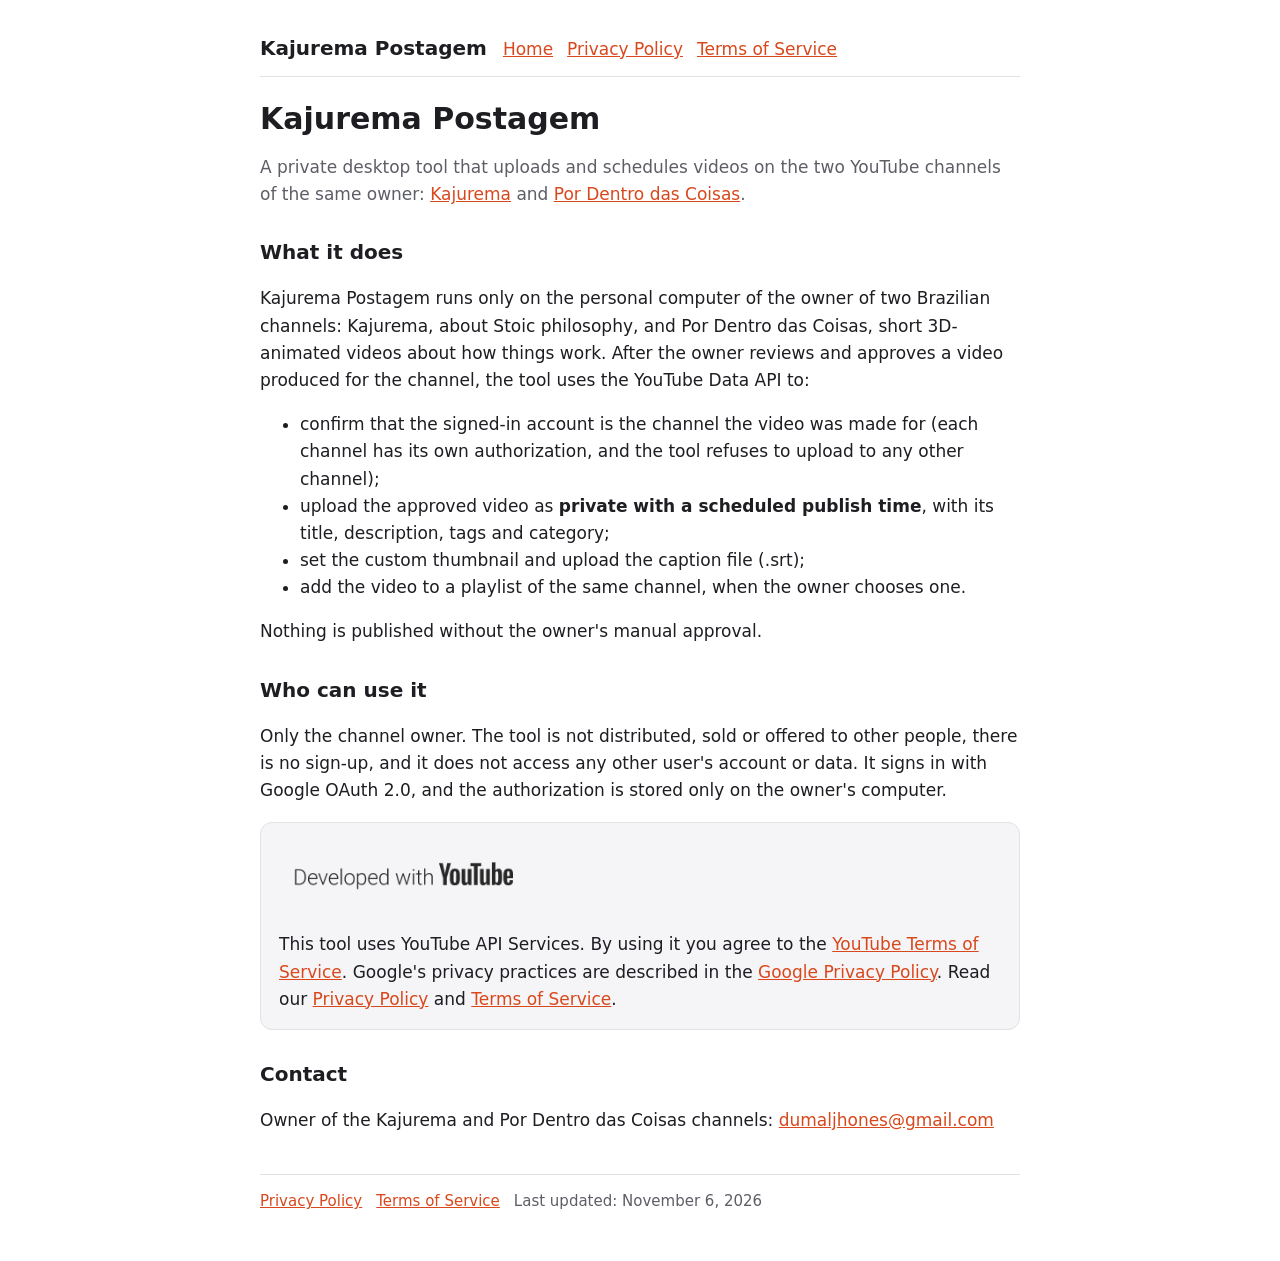
<file: index.html>
<!doctype html>
<html lang="en"><head><meta charset="utf-8"><meta name="viewport" content="width=device-width,initial-scale=1">
<title>Kajurema Postagem</title><meta name="description" content="Private desktop tool that uploads and schedules videos on the owner's YouTube channels Kajurema and Por Dentro das Coisas.">
<link rel="stylesheet" href="estilo.css"></head><body><main>
<header><a class="marca" href="./">Kajurema Postagem</a><nav><a href="./">Home</a><a href="privacy.html">Privacy Policy</a><a href="terms.html">Terms of Service</a></nav></header>

<h1>Kajurema Postagem</h1>
<p class="sub">A private desktop tool that uploads and schedules videos on the two YouTube channels of the same owner: <a href="https://www.youtube.com/@kajurema">Kajurema</a> and <a href="https://www.youtube.com/@pordentrodascoisasDDD">Por Dentro das Coisas</a>.</p>

<h2>What it does</h2>
<p>Kajurema Postagem runs only on the personal computer of the owner of two Brazilian channels: Kajurema, about Stoic philosophy, and Por Dentro das Coisas, short 3D-animated videos about how things work. After the owner reviews and approves a video produced for the channel, the tool uses the YouTube Data API to:</p>
<ul>
<li>confirm that the signed-in account is the channel the video was made for (each channel has its own authorization, and the tool refuses to upload to any other channel);</li>
<li>upload the approved video as <b>private with a scheduled publish time</b>, with its title, description, tags and category;</li>
<li>set the custom thumbnail and upload the caption file (.srt);</li>
<li>add the video to a playlist of the same channel, when the owner chooses one.</li>
</ul>
<p>Nothing is published without the owner's manual approval.</p>

<h2>Who can use it</h2>
<p>Only the channel owner. The tool is not distributed, sold or offered to other people, there is no sign-up, and it does not access any other user's account or data. It signs in with Google OAuth 2.0, and the authorization is stored only on the owner's computer.</p>

<div class="box"><a class="yt" href="https://www.youtube.com/@kajurema" title="Kajurema on YouTube"><picture><source srcset="developed-with-youtube-light.png" media="(prefers-color-scheme: dark)"><img src="developed-with-youtube-dark.png" alt="Developed with YouTube" width="168" height="60"></picture></a><p>This tool uses YouTube API Services. By using it you agree to the <a href="https://www.youtube.com/t/terms">YouTube Terms of Service</a>. Google's privacy practices are described in the <a href="https://policies.google.com/privacy">Google Privacy Policy</a>. Read our <a href="privacy.html">Privacy Policy</a> and <a href="terms.html">Terms of Service</a>.</p></div>

<h2>Contact</h2>
<p>Owner of the Kajurema and Por Dentro das Coisas channels: <a href="mailto:dumaljhones@gmail.com">dumaljhones@gmail.com</a></p>

<footer><a href="privacy.html">Privacy Policy</a><a href="terms.html">Terms of Service</a><span>Last updated: November 6, 2026</span></footer>
</main></body></html>
</file>
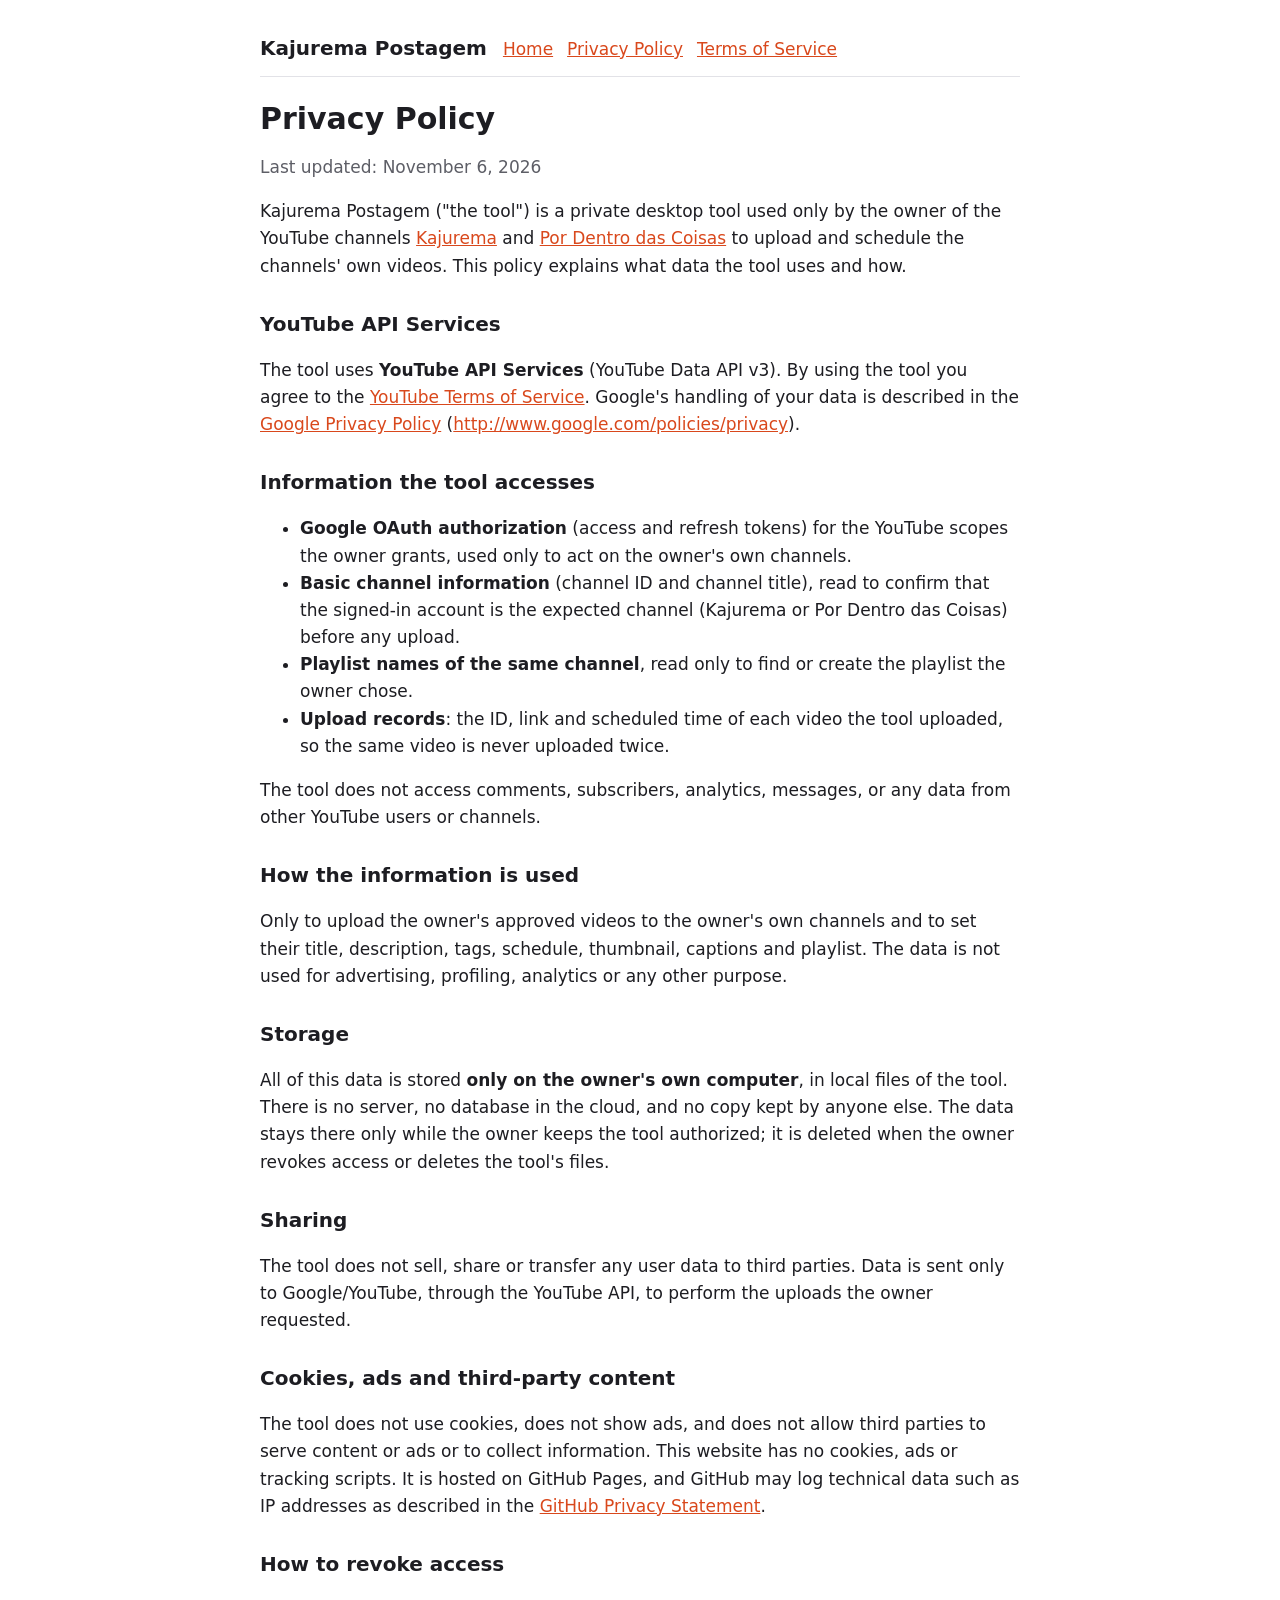
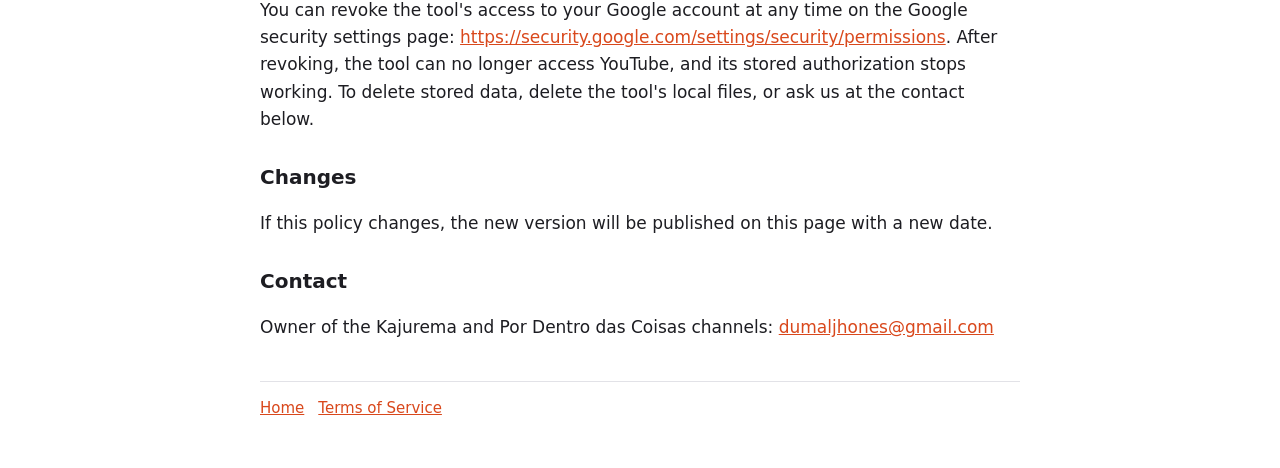
<file: privacy.html>
<!doctype html>
<html lang="en"><head><meta charset="utf-8"><meta name="viewport" content="width=device-width,initial-scale=1">
<title>Privacy Policy · Kajurema Postagem</title>
<link rel="stylesheet" href="estilo.css"></head><body><main>
<header><a class="marca" href="./">Kajurema Postagem</a><nav><a href="./">Home</a><a href="privacy.html">Privacy Policy</a><a href="terms.html">Terms of Service</a></nav></header>

<h1>Privacy Policy</h1>
<p class="sub">Last updated: November 6, 2026</p>

<p>Kajurema Postagem ("the tool") is a private desktop tool used only by the owner of the YouTube channels <a href="https://www.youtube.com/@kajurema">Kajurema</a> and <a href="https://www.youtube.com/@pordentrodascoisasDDD">Por Dentro das Coisas</a> to upload and schedule the channels' own videos. This policy explains what data the tool uses and how.</p>

<h2>YouTube API Services</h2>
<p>The tool uses <b>YouTube API Services</b> (YouTube Data API v3). By using the tool you agree to the <a href="https://www.youtube.com/t/terms">YouTube Terms of Service</a>. Google's handling of your data is described in the <a href="https://policies.google.com/privacy">Google Privacy Policy</a> (<a href="http://www.google.com/policies/privacy">http://www.google.com/policies/privacy</a>).</p>

<h2>Information the tool accesses</h2>
<ul>
<li><b>Google OAuth authorization</b> (access and refresh tokens) for the YouTube scopes the owner grants, used only to act on the owner's own channels.</li>
<li><b>Basic channel information</b> (channel ID and channel title), read to confirm that the signed-in account is the expected channel (Kajurema or Por Dentro das Coisas) before any upload.</li>
<li><b>Playlist names of the same channel</b>, read only to find or create the playlist the owner chose.</li>
<li><b>Upload records</b>: the ID, link and scheduled time of each video the tool uploaded, so the same video is never uploaded twice.</li>
</ul>
<p>The tool does not access comments, subscribers, analytics, messages, or any data from other YouTube users or channels.</p>

<h2>How the information is used</h2>
<p>Only to upload the owner's approved videos to the owner's own channels and to set their title, description, tags, schedule, thumbnail, captions and playlist. The data is not used for advertising, profiling, analytics or any other purpose.</p>

<h2>Storage</h2>
<p>All of this data is stored <b>only on the owner's own computer</b>, in local files of the tool. There is no server, no database in the cloud, and no copy kept by anyone else. The data stays there only while the owner keeps the tool authorized; it is deleted when the owner revokes access or deletes the tool's files.</p>

<h2>Sharing</h2>
<p>The tool does not sell, share or transfer any user data to third parties. Data is sent only to Google/YouTube, through the YouTube API, to perform the uploads the owner requested.</p>

<h2>Cookies, ads and third-party content</h2>
<p>The tool does not use cookies, does not show ads, and does not allow third parties to serve content or ads or to collect information. This website has no cookies, ads or tracking scripts. It is hosted on GitHub Pages, and GitHub may log technical data such as IP addresses as described in the <a href="https://docs.github.com/en/site-policy/privacy-policies/github-general-privacy-statement">GitHub Privacy Statement</a>.</p>

<h2>How to revoke access</h2>
<p>You can revoke the tool's access to your Google account at any time on the Google security settings page: <a href="https://security.google.com/settings/security/permissions">https://security.google.com/settings/security/permissions</a>. After revoking, the tool can no longer access YouTube, and its stored authorization stops working. To delete stored data, delete the tool's local files, or ask us at the contact below.</p>

<h2>Changes</h2>
<p>If this policy changes, the new version will be published on this page with a new date.</p>

<h2>Contact</h2>
<p>Owner of the Kajurema and Por Dentro das Coisas channels: <a href="mailto:dumaljhones@gmail.com">dumaljhones@gmail.com</a></p>

<footer><a href="./">Home</a><a href="terms.html">Terms of Service</a></footer>
</main></body></html>
</file>
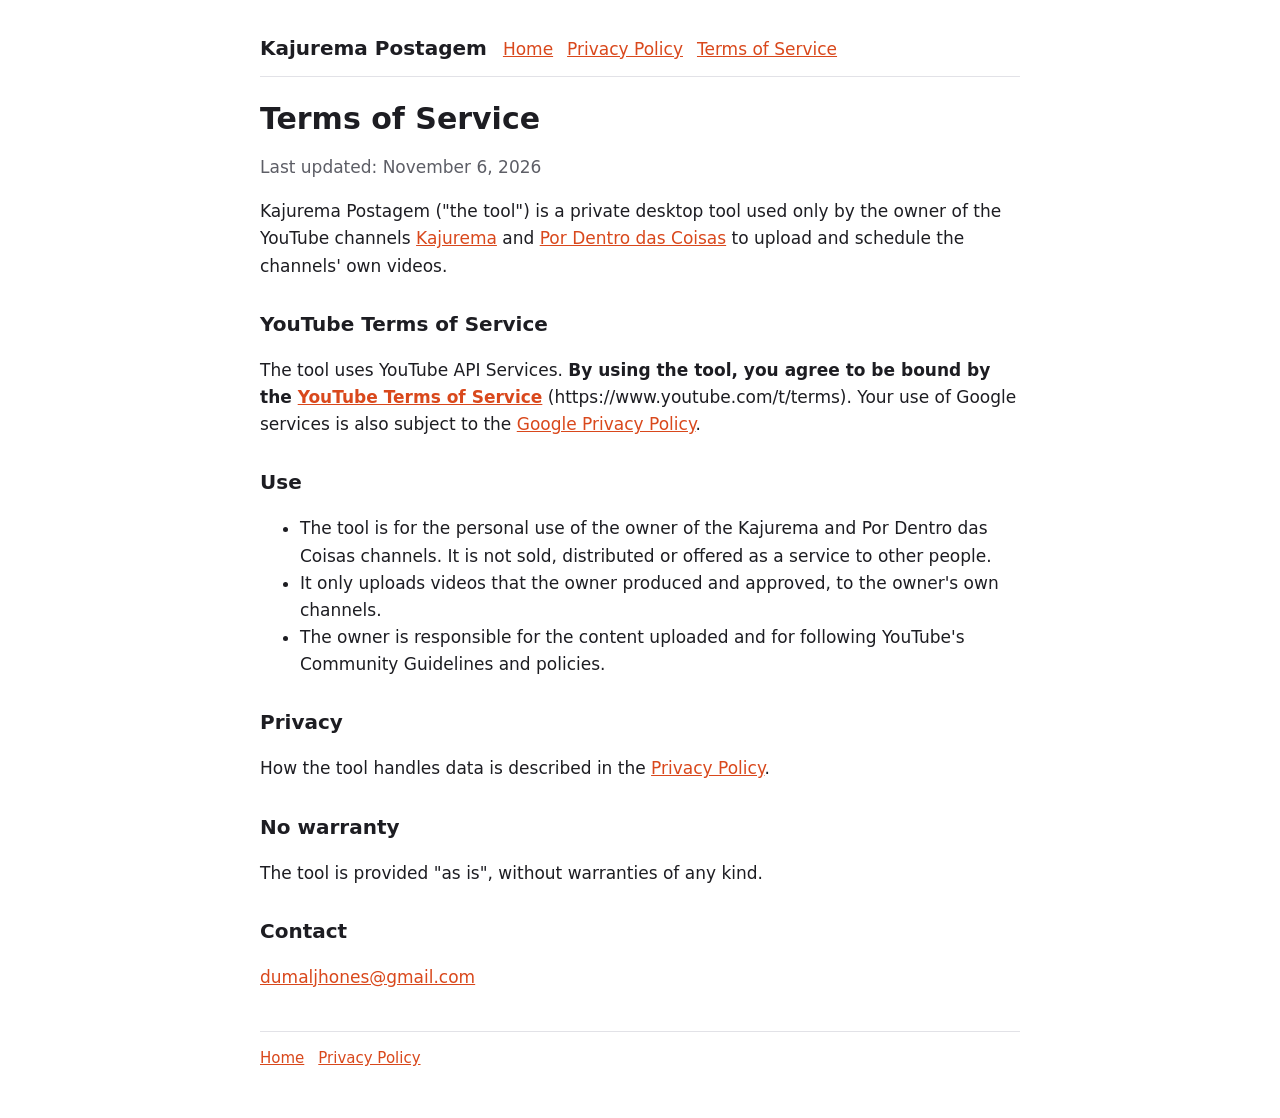
<file: terms.html>
<!doctype html>
<html lang="en"><head><meta charset="utf-8"><meta name="viewport" content="width=device-width,initial-scale=1">
<title>Terms of Service · Kajurema Postagem</title>
<link rel="stylesheet" href="estilo.css"></head><body><main>
<header><a class="marca" href="./">Kajurema Postagem</a><nav><a href="./">Home</a><a href="privacy.html">Privacy Policy</a><a href="terms.html">Terms of Service</a></nav></header>

<h1>Terms of Service</h1>
<p class="sub">Last updated: November 6, 2026</p>

<p>Kajurema Postagem ("the tool") is a private desktop tool used only by the owner of the YouTube channels <a href="https://www.youtube.com/@kajurema">Kajurema</a> and <a href="https://www.youtube.com/@pordentrodascoisasDDD">Por Dentro das Coisas</a> to upload and schedule the channels' own videos.</p>

<h2>YouTube Terms of Service</h2>
<p>The tool uses YouTube API Services. <b>By using the tool, you agree to be bound by the <a href="https://www.youtube.com/t/terms">YouTube Terms of Service</a></b> (https://www.youtube.com/t/terms). Your use of Google services is also subject to the <a href="https://policies.google.com/privacy">Google Privacy Policy</a>.</p>

<h2>Use</h2>
<ul>
<li>The tool is for the personal use of the owner of the Kajurema and Por Dentro das Coisas channels. It is not sold, distributed or offered as a service to other people.</li>
<li>It only uploads videos that the owner produced and approved, to the owner's own channels.</li>
<li>The owner is responsible for the content uploaded and for following YouTube's Community Guidelines and policies.</li>
</ul>

<h2>Privacy</h2>
<p>How the tool handles data is described in the <a href="privacy.html">Privacy Policy</a>.</p>

<h2>No warranty</h2>
<p>The tool is provided "as is", without warranties of any kind.</p>

<h2>Contact</h2>
<p><a href="mailto:dumaljhones@gmail.com">dumaljhones@gmail.com</a></p>

<footer><a href="./">Home</a><a href="privacy.html">Privacy Policy</a></footer>
</main></body></html>
</file>
<file: estilo.css>
:root{--bg:#ffffff;--txt:#1d1d22;--sub:#5d5e66;--acc:#d9481c;--card:#f5f5f7;--borda:#e2e2e7}
@media (prefers-color-scheme:dark){:root{--bg:#141418;--txt:#ececf1;--sub:#a3a4ad;--acc:#ff7a4d;--card:#1e1f25;--borda:#33343c}}
body{margin:0;background:var(--bg);color:var(--txt);font:17px/1.6 system-ui,-apple-system,"Segoe UI",sans-serif}
main{max-width:760px;margin:0 auto;padding:32px 16px 48px}
header{display:flex;gap:16px;align-items:baseline;flex-wrap:wrap;border-bottom:1px solid var(--borda);padding-bottom:12px;margin-bottom:24px}
header a.marca{font-weight:800;font-size:20px;color:var(--txt);text-decoration:none}
nav a{margin-right:14px}
a{color:var(--acc)}
h1{font-size:30px;line-height:1.2;margin:0 0 8px}
h2{font-size:20px;margin:28px 0 6px}
.sub{color:var(--sub)}
.box{background:var(--card);border:1px solid var(--borda);border-radius:12px;padding:16px 18px;margin:18px 0}
footer{border-top:1px solid var(--borda);margin-top:40px;padding-top:14px;color:var(--sub);font-size:15px}
footer a{margin-right:14px}
.yt{display:inline-block;margin-bottom:6px}.yt img{display:block;height:110px;width:auto;margin:-18px 0 -14px -30px}
.box p{margin:0}
</file>
